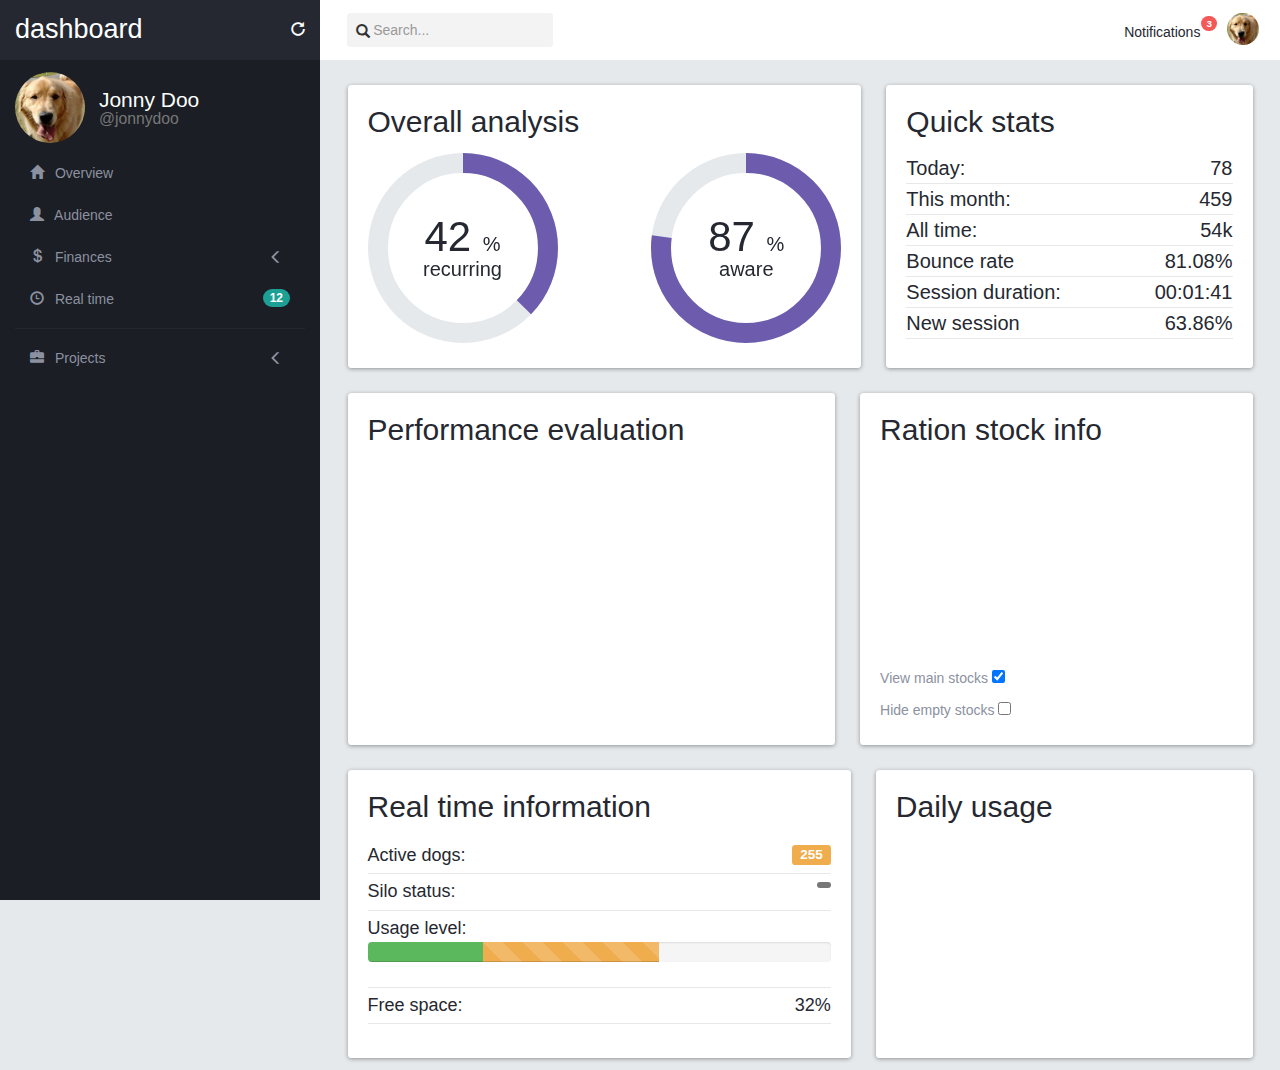
<file: index.html>
<!DOCTYPE html>
<html>
	<head>
		<meta charset="utf-8">
		<meta http-equiv="X-UA-Compatible" content="IE=edge">
		<meta name="viewport" content="width=device-width, initial-scale=1">
		<title>Dashboard</title>
		<link rel="stylesheet" href="./css/bootstrap.css">
		<link rel="stylesheet" href="./css/switchery.min.css">
		<link rel="stylesheet" href="./css/index.css">
		<!--[if lt IE 9]>
		<script src="https://oss.maxcdn.com/html5shiv/3.7.2/html5shiv.min.js">
		</script>
		<script src="https://oss.maxcdn.com/respond/1.4.2/respond.min.js">
		</script>
		<![endif]-->
	</head>
	<body>
		<div class="loading">
		</div>
		
		<nav class="navbar navbar-fixed-top">
			<div class="container-fluid">
				<div class="row">

					<div class="col-sm-3 top-left-menu">
						<div class="navbar-header">
							<a class="navbar-brand" href="index.html">
								<h1>dashboard</h1>
							</a>
							<button type="button" class="navbar-toggle collapsed" data-toggle="collapse" data-target="#nav-menu" aria-expanded="false">
								<span class="sr-only">Toggle navigation</span>
								<span class="icon-bar"></span>
								<span class="icon-bar"></span>
								<span class="icon-bar"></span>
							</button>
						</div>

						<a href="#" id="search-icon" data-toggle="tooltip" data-placement="bottom" data-delay="500" title="Display search bar" class="header-buttons pull-right visible-xs">
							<span class="glyphicon glyphicon-search" aria-hidden="true"></span>
						</a>

						<a href="#" data-toggle="tooltip" data-placement="bottom" data-delay="500" title="Refresh data" class="header-buttons pull right">
							<span class="glyphicon glyphicon-repeat" aria-hidden="true"></span>
						</a>
					</div>

					<form id="search" role="search" class="col-sm-3">
						<div class="input-group">
							<span class="glyphicon glyphicon-search" aria-hidden="true"></span>
							<input type="text" class="form-control transition" placeholder="Search...">
						</div>
					</form>

					<div id="nav-menu" class='collapse navbar-collapse'>
						<ul class="nav navbar-nav">
							<li>
								<div id="btn-notifications" class="btn-group">
									<span class='badge'>3</span>
									<button type="button" class="btn btn-link dropdown-toggle" data-toggle="dropdown" aria-haspopup="true" aria-expanded="false">
										Notifications
									</button>
									<ul id="notification-list" class="dropdown-menu pull-right">
                    <li>
                      <a href="#">
                        <span class="badge"></span>
                        <img src="imgs/laika.jpg" class="img-circle">
                        <div class="notification-message">
                          <strong>Laika</strong>
                          <p>Hey! How are you?</p>
                          <em class="since">2h ago</em>
                        </div>
                      </a>
                    </li>
                    <li>
                      <a href="#">
                        <span class="badge"></span>
                        <img src="imgs/cat.jpg" class="img-circle">
                        <div class="notification-message">
                          <strong>Devil cat</strong>
                          <p>I will never forgive you...</p>
                          <em class="since">6h ago</em>
                        </div>
                      </a>
                    </li>
                    <li>
                      <a href="#">
                        <span class="badge"></span>
                        <img src="imgs/doge.jpg" class="img-circle">
                        <div class="notification-message">
                          <strong>Doge</strong>
                          <p>What are you doing? So scare. It's alright now.</p>
                          <em class="since">yesterday</em>
                        </div>
                      </a>
                    </li>
                  </ul>
                </div>
							</li>

							<li class="visible-xs">
								<a href="#">Audience</a>
							</li>
							<li class="visible-xs">
								<a href="#">Finance</a>
							</li>
							<li class="visible-xs">
								<a href="#">Realtime</a>
							</li>
							<li class="visible-xs">
								<a href="#">Projects</a>
							</li>

							<li role="separator" class="divider visible-xs"></li>

							<li class="visible-xs">
								<a href="#">Profile</a>
							</li>
							<li class="visible-xs">
								<a href="setings.html">Setting</a>
							</li>
							<li class="visible-xs">
								<a href="#">Logout</a>
							</li>
						</ul>

									<div id="nav-profile" class="btn-group pull-right hidden-xs">
										<button type="button" class="btn btn-link dropdown-toggle thumbnail" data-toggle="dropdown" aria-hasopup="true" aria-expanded="false">
											<img src="./imgs/jon.png" class="img-circle">
										</button>
										<ul class="dropdown-menu">
											<li><a href="#">Profile</a></li>
											<li><a href="#">Setting</a></li>
											<li role="serarator" class="divider"><a href="#">divider"></a></li>
											<li><a href="#">Logout</a></li>
										</ul>
									</div>
								</div>
							</li>
						</ul>
					</div>
				</div>
			</div>
		</nav>

		<!-- Main Content -->

		<div class="container-fluid">
			<div class="row">

				<div id="side-menu" class="col-sm-3 hidden-xs" data-spy="affix" data-offset-top="0">
					<div class="profile-block">
						<img src="./imgs/jon.png" class="img-circle">
						<h4 class="profile-title">Jonny Doo <small>@jonnydoo</small></h4>
					</div>

					<ul class="nav nav-pills nav-stacked">
						<li>
							<a href="#" class="transition">
								<span class="glyphicon glyphicon-home" aria-hidden="true"></span>
								Overview
							</a>
						</li>
						<li>
							<a href="#" class="transition">
								<span class="glyphicon glyphicon-user" aria-hidden="true"></span>
								Audience
							</a>
						</li>
						<li>
							<a href="#finances-opts" class="transition" role="button" data-toggle="collapse" aria-expanded-"false" aria-controls="finances-opts">
								<span class="glyphicon glyphicon-usd" aria-hidden="true"></span>
								Finances
								<span class="glyphicon glyphicon-menu-left pull-right transition" aria-hidden="true"></span>
							</a>
							<ul class="collapse list-unstyled" id="finances-opts">
								<li>	
									<a href="#" class="transition">
										Incomes
									</a>
								</li>
								<li>
									<a href="#" class="transition">
										Outcomes
									</a>
								</li>
							</ul>
						</li>
						<li>
							<a href="#" class="transition">
								<span class="glyphicon glyphicon-time" aria-hidden="true"></span>
								Real time
								<span class="badge pull-right">12</span>
							</a>
						</li>
						<li class="nav-divider"></li>
						<li>
							<a href="#projects-opts" class="transition" role="button" data-toggle="collapse" aria-expanded="false" aria-controls="projects-opts">
								<span class="glyphicon glyphicon-briefcase" aria-hidden="true"></span>
								Projects
								<span class="glyphicon glyphicon-menu-left pull-right transition" aria-hiden="true"></span>
							</a>
							<ul class="collapse list-unstyled" id="projects-opts">
								<li>
									<a href="#" class="transition">
										Free ration nation
									</a>
								</li>
								<li>
									<a href="#" lass="transition">
										Cats going crazy
									</a>
								</li>
							</ul>
						</li>
					</ul>
				</div>

				<div id="main" class="col-sm-offset-3 col-sm-9">

					<div class="card" id="pie-charts">
						<div class="card-block">
							<h2>Overall analysis</h2>
							<div class="round-chart" data-percent="42">
								<span>
									42
									<small>
										% <br>
										recurring
									</small>
								</span>
							</div>
							<div class="round-chart" data-percent="87">
								<span>
									87
									<small>
										% <br>
										aware
									</small>
								</span>
							</div>
						</div>
					</div>

					<div class="card" id="quick-info">
						<div class="card-block">
							<h2>Quick stats</h2>
							<div class="quick-stats">
								<strong>Today:</strong>
								<span>78</span>
							</div>
							<div class="quick-stats">
								<strong>This month:</strong>
								<span>459</span>
							</div>
							<div class="quick-stats">
								<strong>All time:</strong>
								<span>54k</span>
							</div>
							<div class="quick-stats">
								<strong>Bounce rate</strong>
								<span>81.08%</span>
							</div>
							<div class="quick-stats">
								<strong>Session duration:</strong>
								<span>00:01:41</span>
							</div>
							<div class="quick-stats">
								<strong>New session</strong>
								<span>63.86%</span>
							</div>
						</div>
					</div>

					<div class="card" id="performance-eval">
						<div class="card-block">
							<h2>Performance evaluation</h2>
							<div class="spider-chart"></div>
						</div>
					</div>

					<div class="card" id="ration-stock">
						<div class="card-block">
							<h2>Ration stock info</h2>
							<div class="stacked-area" data-highcharts-chart="1"></div>
							<div class="switch">
								View main stocks
								<input type="checkbox" class="swithcery" checked />
								<div class="clearfix"></div>
							</div>
							<div class="switch">
								Hide empty stocks
								<input type="checkbox" class="swithcery" />
								<div class="clearfix"></div>
							</div>
						</div>
					</div>

					<div class="card" id="real-time">
						<div class="card-block">
							<h2>Real time information</h2>
							<ul class="list-unstyled">
								<li>
									Active dogs:
									<span class="label label-warning pull-right">255</span>
								</li>
								<li>
									Silo status:
									<span class="badge ok pull-right">
										<span clas="glyphicon glyphicon-ok" aria-hidden="true"></span>
									</span>
								</li>
								<li>
									Usage level:
									<div class="progress">
										<div class="progress-bar progress-bar-success" role="progressbar" aria-valuenow="25" aria-baluemin="0" aria-valuemax="100" style="width: 25%;">
											<span class="sr-only">25%</span>
										</div>
										<div class="progress-bar progress-bar-warning progress-bar-striped active" role="progressbar" aria-valuenow="38" aria-valuemin="0" aria-valuemax="100" style="width: 38%">
											<span class="sr-only">5% reserved</span>
										</div>
									</div>
								</li>
								<li>
									Free space:
									<span id="free-space" class="pull-right">
										32%
									</span>
								</li>
							</ul>
						</div>
					</div>

					<div class="card" id="daily-usage">
						<div class="card-block">
							<h2>Daily usage</h2>
							<div class="area-chart"></div>
						</div>
					</div>
					
				</div>	
			</div>
		</div>

		<script src="js/jquery-1.11.3.js"></script>
		<script src="js/bootstrap.js"></script>
		<script src="js/jquery.easypiechart.min.js"></script>
		<script src="https://code.highcharts.com/highcharts.js"></script>
		<script src="https://code.highcharts.com/highcharts-more.js"></script>
		<script src="./js/switchery.min.js"></script>
		<script src="js/main.js"></script>
	</body>
</html>
</file>
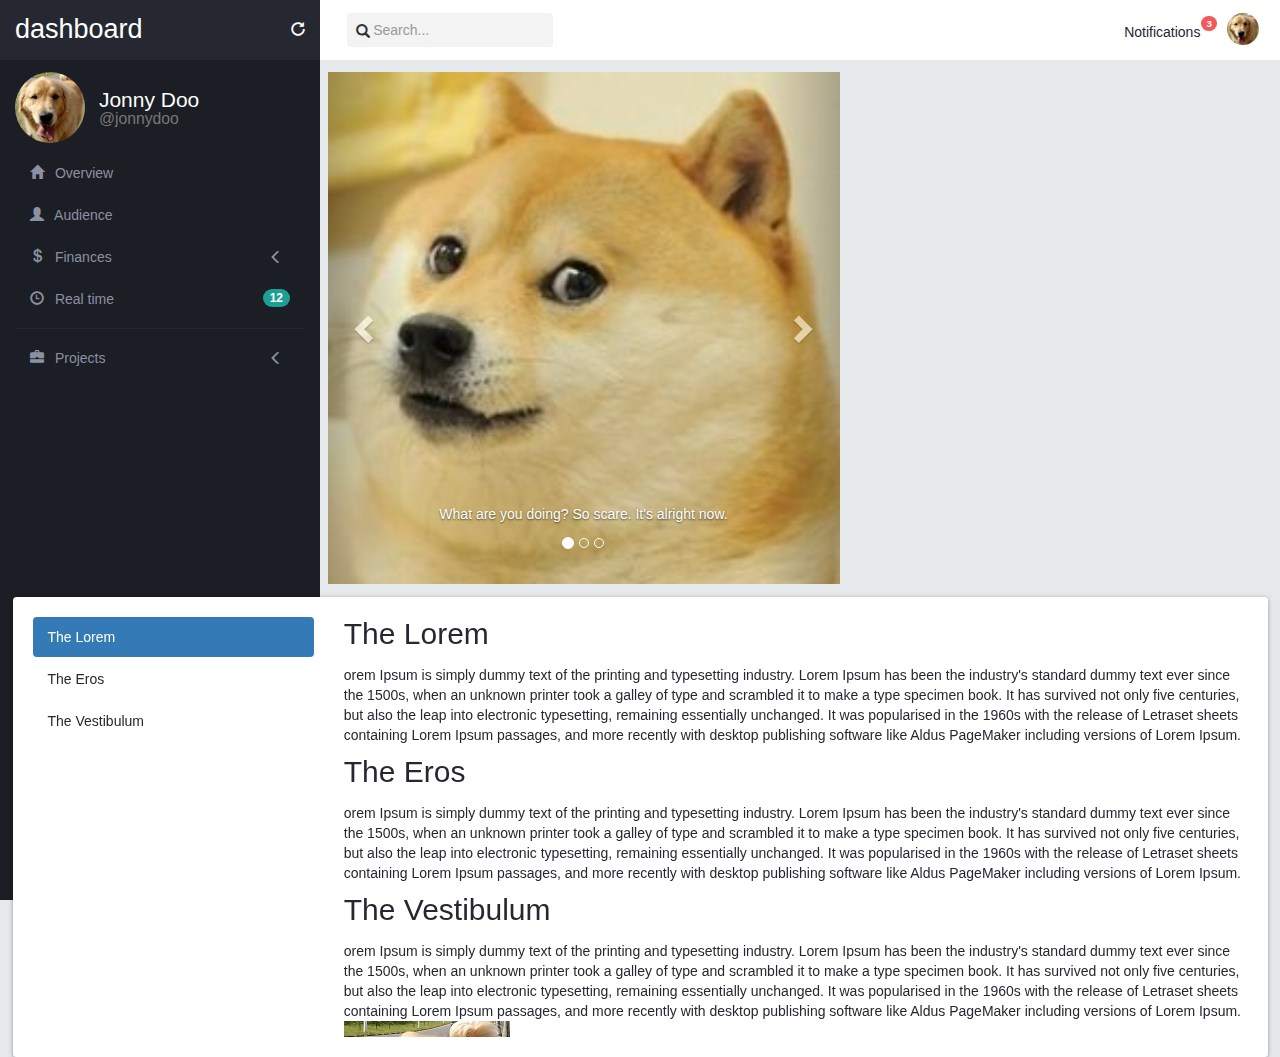
<file: audience.html>
<!DOCTYPE html>
<html>
	<head>
		<meta charset="utf-8">
		<meta http-equiv="X-UA-Compatible" content="IE=edge">
		<meta name="viewport" content="width=device-width, initial-scale=1">
		<title>Dashboard</title>
		<link rel="stylesheet" href="./css/bootstrap.css">
		<link rel="stylesheet" href="./css/switchery.min.css">
		<link rel="stylesheet" href="./css/index.css">
		<!--[if lt IE 9]>
		<script src="https://oss.maxcdn.com/html5shiv/3.7.2/html5shiv.min.js">
		</script>
		<script src="https://oss.maxcdn.com/respond/1.4.2/respond.min.js">
		</script>
		<![endif]-->
	</head>
	<body>
		<div class="loading">
		</div>
		
		<nav class="navbar navbar-fixed-top">
			<div class="container-fluid">
				<div class="row">

					<div class="col-sm-3 top-left-menu">
						<div class="navbar-header">
							<a class="navbar-brand" href="index.html">
								<h1>dashboard</h1>
							</a>
							<button type="button" class="navbar-toggle collapsed" data-toggle="collapse" data-target="#nav-menu" aria-expanded="false">
								<span class="sr-only">Toggle navigation</span>
								<span class="icon-bar"></span>
								<span class="icon-bar"></span>
								<span class="icon-bar"></span>
							</button>
						</div>

						<a href="#" id="search-icon" data-toggle="tooltip" data-placement="bottom" data-delay="500" title="Display search bar" class="header-buttons pull-right visible-xs">
							<span class="glyphicon glyphicon-search" aria-hidden="true"></span>
						</a>

						<a href="#" data-toggle="tooltip" data-placement="bottom" data-delay="500" title="Refresh data" class="header-buttons pull right">
							<span class="glyphicon glyphicon-repeat" aria-hidden="true"></span>
						</a>
					</div>

					<form id="search" role="search" class="col-sm-3">
						<div class="input-group">
							<span class="glyphicon glyphicon-search" aria-hidden="true"></span>
							<input type="text" class="form-control transition" placeholder="Search...">
						</div>
					</form>

					<div id="nav-menu" class='collapse navbar-collapse'>
						<ul class="nav navbar-nav">
							<li>
								<div id="btn-notifications" class="btn-group">
									<span class='badge'>3</span>
									<button type="button" class="btn btn-link dropdown-toggle" data-toggle="dropdown" aria-haspopup="true" aria-expanded="false">
										Notifications
									</button>
									<ul id="notification-list" class="dropdown-menu pull-right">
                    <li>
                      <a href="#">
                        <span class="badge"></span>
                        <img src="imgs/laika.jpg" class="img-circle">
                        <div class="notification-message">
                          <strong>Laika</strong>
                          <p>Hey! How are you?</p>
                          <em class="since">2h ago</em>
                        </div>
                      </a>
                    </li>
                    <li>
                      <a href="#">
                        <span class="badge"></span>
                        <img src="imgs/cat.jpg" class="img-circle">
                        <div class="notification-message">
                          <strong>Devil cat</strong>
                          <p>I will never forgive you...</p>
                          <em class="since">6h ago</em>
                        </div>
                      </a>
                    </li>
                    <li>
                      <a href="#">
                        <span class="badge"></span>
                        <img src="imgs/doge.jpg" class="img-circle">
                        <div class="notification-message">
                          <strong>Doge</strong>
                          <p>What are you doing? So scare. It's alright now.</p>
                          <em class="since">yesterday</em>
                        </div>
                      </a>
                    </li>
                  </ul>
                </div>
							</li>

							<li class="visible-xs">
								<a href="#">Audience</a>
							</li>
							<li class="visible-xs">
								<a href="#">Finance</a>
							</li>
							<li class="visible-xs">
								<a href="#">Realtime</a>
							</li>
							<li class="visible-xs">
								<a href="#">Projects</a>
							</li>

							<li role="separator" class="divider visible-xs"></li>

							<li class="visible-xs">
								<a href="#">Profile</a>
							</li>
							<li class="visible-xs">
								<a href="setings.html">Setting</a>
							</li>
							<li class="visible-xs">
								<a href="#">Logout</a>
							</li>
						</ul>

									<div id="nav-profile" class="btn-group pull-right hidden-xs">
										<button type="button" class="btn btn-link dropdown-toggle thumbnail" data-toggle="dropdown" aria-hasopup="true" aria-expanded="false">
											<img src="./imgs/jon.png" class="img-circle">
										</button>
										<ul class="dropdown-menu">
											<li><a href="#">Profile</a></li>
											<li><a href="#">Setting</a></li>
											<li role="serarator" class="divider"><a href="#">divider"></a></li>
											<li><a href="#">Logout</a></li>
										</ul>
									</div>
								</div>
							</li>
						</ul>
					</div>
				</div>
			</div>
		</nav>

		<!-- side menu -->
		<div id="side-menu" class="col-sm-3 hidden-xs" data-spy="affix" data-offset-top="0">
				  <div class="profile-block">
						<img src="./imgs/jon.png" class="img-circle">
						<h4 class="profile-title">Jonny Doo <small>@jonnydoo</small></h4>
					</div>

					<ul class="nav nav-pills nav-stacked">
						<li>
							<a href="#" class="transition">
								<span class="glyphicon glyphicon-home" aria-hidden="true"></span>
								Overview
							</a>
						</li>
						<li>
							<a href="#" class="transition">
								<span class="glyphicon glyphicon-user" aria-hidden="true"></span>
								Audience
							</a>
						</li>
						<li>
							<a href="#finances-opts" class="transition" role="button" data-toggle="collapse" aria-expanded-"false" aria-controls="finances-opts">
								<span class="glyphicon glyphicon-usd" aria-hidden="true"></span>
								Finances
								<span class="glyphicon glyphicon-menu-left pull-right transition" aria-hidden="true"></span>
							</a>
							<ul class="collapse list-unstyled" id="finances-opts">
								<li>	
									<a href="#" class="transition">
										Incomes
									</a>
								</li>
								<li>
									<a href="#" class="transition">
										Outcomes
									</a>
								</li>
							</ul>
						</li>
						<li>
							<a href="#" class="transition">
								<span class="glyphicon glyphicon-time" aria-hidden="true"></span>
								Real time
								<span class="badge pull-right">12</span>
							</a>
						</li>
						<li class="nav-divider"></li>
						<li>
							<a href="#projects-opts" class="transition" role="button" data-toggle="collapse" aria-expanded="false" aria-controls="projects-opts">
								<span class="glyphicon glyphicon-briefcase" aria-hidden="true"></span>
								Projects
								<span class="glyphicon glyphicon-menu-left pull-right transition" aria-hiden="true"></span>
							</a>
							<ul class="collapse list-unstyled" id="projects-opts">
								<li>
									<a href="#" class="transition">
										Free ration nation
									</a>
								</li>
								<li>
									<a href="#" lass="transition">
										Cats going crazy
									</a>
								</li>
							</ul>
						</li>
					</ul>
				</div>


		<!-- Main Content -->
		<div class="row">
		<div id="main" class="col-sm-offset-3 col-sm-9">
			<div id="carousel-notification" class="carousel slide" data-ride="carousel">
				<div class="carousel-inner" role="listbox">
					<div class="item active">
						<img src="imgs/doge.jpg" width="512">
						<div class="carousel-caption">
							<p>What are you doing? So scare. It's alright now.</p>
						</div>
					</div>
					<div class="item">
						<img src="imgs/cat.jpg" width="512">
						<div class="carousel-caption">
							<p>I will never forgive you...</p>
						</div>
					</div>
					<div class="item">
						<img src="imgs/laika.jpg" width="512">
						<div class="carousel-caption">
							<h1>Haika said:</h1>
							<p>Hey! How are you?</p>
						</div>
					</div>
				</div>
				
				<!-- Indicatos -->
				<ol class="carousel-indicators">
					<li data-target="#carousel-notification" data-slide-to="0" class="active"></li>
					<li data-target="#carousel-notification" data-slide-to="1"></li>
					<li data-target="#carousel-notification" data-slide-to="2"></li>
				</ol>

				<!-- Controls -->
				<a class="left carousel-control" href="#carousel-notification" role="button" data-slide="prev">
					<span class="glyphicon glyphicon-chevron-left" aria-hidden="true"></span>
					<span class="sr-only">Previous</span>
				</a>
				<a class="right carousel-control" href="#carousel-notification" role="button" data-slide="next">
					<span class="glyphicon glyphicon-chevron-right" aria-hidden="true"></span>
					<span class="sr-only">Next</span>
				</a>
			</div>
		</div>
	</div>

		<div class="card">
			<div class="card-block">
				<div class="row">
					<div id="content-spy" class="col-sm-3">
						<ul class="nav nav-pills nav-stacked">
							<li role="presentation" class="active">
								<a href="#lorem">The Lorem</a>
							</li>
							<li role="presentation">
								<a href="#eros">The Eros</a>
							</li>
							<li>
								<a href="#vestibulum">The Vestibulum</a>
							</li>
						</ul>
					</div>
					<div id="content" class="col-sm-9" data-spy="scroll" data-target="#content-spy">
						<div id="lorem">
							<h2>The Lorem</h2>
							<p>
								orem Ipsum is simply dummy text of the printing and typesetting industry. Lorem Ipsum has been the industry's standard dummy text ever since the 1500s, when an unknown printer took a galley of type and scrambled it to make a type specimen book. It has survived not only five centuries, but also the leap into electronic typesetting, remaining essentially unchanged. It was popularised in the 1960s with the release of Letraset sheets containing Lorem Ipsum passages, and more recently with desktop publishing software like Aldus PageMaker including versions of Lorem Ipsum.
							</p>
						</div>
						<div id="eros">
							<h2>The Eros</h2>
							<p>
								orem Ipsum is simply dummy text of the printing and typesetting industry. Lorem Ipsum has been the industry's standard dummy text ever since the 1500s, when an unknown printer took a galley of type and scrambled it to make a type specimen book. It has survived not only five centuries, but also the leap into electronic typesetting, remaining essentially unchanged. It was popularised in the 1960s with the release of Letraset sheets containing Lorem Ipsum passages, and more recently with desktop publishing software like Aldus PageMaker including versions of Lorem Ipsum.
							</p>
						</div>
						<div id="vestibulum">
							<h2>The Vestibulum</h2>
							<p>
								orem Ipsum is simply dummy text of the printing and typesetting industry. Lorem Ipsum has been the industry's standard dummy text ever since the 1500s, when an unknown printer took a galley of type and scrambled it to make a type specimen book. It has survived not only five centuries, but also the leap into electronic typesetting, remaining essentially unchanged. It was popularised in the 1960s with the release of Letraset sheets containing Lorem Ipsum passages, and more recently with desktop publishing software like Aldus PageMaker including versions of Lorem Ipsum.
								<img src="imgs/jon.png" class="img-responsive">
							</p>
						</div>
					</div>
				</div>
			</div>
		</div>

		<script src="js/jquery-1.11.3.js"></script>
		<script src="js/bootstrap.js"></script>
		<script src="js/jquery.easypiechart.min.js"></script>
		<script src="https://code.highcharts.com/highcharts.js"></script>
		<script src="https://code.highcharts.com/highcharts-more.js"></script>
		<script src="./js/switchery.min.js"></script>
		<script src="js/main.js"></script>
	</body>
</html>
</file>
<file: css/index.css>
/* general CSS rules */

.transition,
.transition:hover,
.transition:focus {
	-webkit-transition: all 150ms ease-in-out;
	-moz-transition: all 150ms ease-in-out;
	-ms-transition: all 150ms ease-in-out;
	-o-transition: all 150ms ease-in-out;
	transition: all 150ms ease-in-out;
}

html, body {
	position: relative;
	height: 100%;
	background-color: #e5e9ec;
}

.loading {
	position: fixed;
	z-index: 999;
	width: 100%;
	height: 100%;
	background-image: url('../imgs/loading.svg');
	background-repeat: no-repeat;
	background-attachment: fixed;
	background-position: center;
	background-color: #e5e9ec;
}

/* navbar */

nav.navbar-fixed-top {
	background-color: #FFF;
	border: none;
}

nav .top-left-menu {
	background-color: #252830;
	display: -webkit-flex;
	display: flex;
	align-items: center;
}

.navbar-brand {
	height: auto;
}

.navbar-brand h1 {
	margin: 0;
	font-size: 1.5em;
	font-weight: 300;
	color: #FFF;
}

nav .header-buttons {
	margin-left: auto;
	color: #FFF;
}

.navbar-toggle {
	border-color: #252830;
	background-color: #e5e9ec;
	margin-top: 13px;
}

.navbar-toggle .icon-bar {
	background-color: #252830;
}

/* navbar search */

nav form#search {
	padding: 0.9em;
}

nav form#search .input-group {
	display: flex;
	align-items: center;
}

nav form#search .input-group .form-control {
	border-radius: 0.25em;
	border: none;
	width: 70%;
	padding-left: 1.9em;
	background-color: #F3F3F3;
	box-shadow: none;
}

nav form#search .input-group .form-control:focus {
	width: 100%;
	box-shadow: none;
}

nav form#search .glyphicon-search {
	z-index: 99;
	left: 1.7em;
}

@media(max-width: 48em) {
	form#search {
		display: none;
	}
}

/* nav menu */
nav #nav-menu {
	padding: 0.4em;
	padding-right: 1em;
	float: right;
}

@media(max-width: 48em){
	nav #nav-menu {
		float: none;
	}

	#nav-menu #btn-notifications > .badge {
		right: inherit;
		left: 10rem;
	}

	#btn-notifications,
	#btn-notifications > button {
		width: 30%;
		text-align: left;
	}

	#notification-list {
		margin: 1.25rem;
		margin-left: 2rem;
		background-color: #e5e9ec;
	}

	#notification-list a {
		background-color: #FFF;
		opacity: 1;
	}
}

#nav-menu.navbar-collapse {
	max-height: 39rem;
}

#nav-menu .divider {
	height: 0.1rem;
	margin: 0.9rem 0;
	overflow: hidden;
	background-color: #e5e5e5;
}

/*nav menu and notifications*/
#nav-menu #btn-notifications > .badge {
	color: #FFF;
	background-color: #f35958;
	font-size: 0.7em;
	padding: 0.3rem 0.55rem 0.3rem 0.5rem;
	position: absolute;
	right: -0.4rem;
	top: 1rem;
	z-index: 99;
}

#btn-notifications .btn-link,
#nav-menu li a {
	padding-top: 1.5rem;
	color: #252830;
	font-weight: 500;
}

#btn-notifications .btn-link:hover {
	text-decoration: none;
}

#notification-list {
	max-height: 20em;
	overflow: auto;
}

#notification-list a {
	display: flex;
	opacity: 0.7;
	margin: 1.5rem;
	border-radius: 0.5rem;
	padding: 0.5rem 1.3rem;
	background-color: #EFEFEF;
	position: relative;
}

#notification-list a:hover {
	color: #262626;
	text-decoration: none;
	opacity: 1;
}

#notification-list img {
	display: inline-block;
	height: 35px;
	width: 35px;
	margin-right: 1em;
	margin-top: 1em;
}

#notification-list .notification-message {
	display: inline-block;
	white-space: normal;
	min-width: 25rem;
}

#notificaiton-list .badge:empty {
	display: inline-block;
	position: absolute;
	right: 0.5rem;
	top: 0.5rem;
	background-color: #f35958;
	height: 1.4rem;
}

#notifcation-list em.since {
	font-size: 0.7em;
	color: #646C82;
}

/*profile pitcture*/
#nav-profile {
	margin: 0.5em;
	margin-left: 1em;
}

#nav-profile button.thumbnail {
	margin: 0;
	padding: 0;
	border: 0;
}

#nav-profile img {
	max-height: 2.3em;
}

/* Side Menu */

#side-menu {
	background-color: #1b1e24;
	padding-top: 7.2rem;
	height: 100%;
	position: fixed;
}

#side-menu .profile-block > * {
	display: inline-block;
}

#side-menu .profile-block img {
	width: 70px;
}

#side-menu .profile-title {
	color: #FFF;
	margin-left: 1rem;
	font-size: 1.5em;
	vertical-align: middle;
}

#side-menu .profile-title small {
	display: block;
}

/* side menu list options */

#side-menu ul.nav {
	margin-top: 1rem;
}

#side-menu ul.nav a {
	color: #8b91a0;
}

#side-menu ul.nav a:hover,
#side-menu ul.nav a:focus {
	color: #FFF;
	background-color: inherit;
}

#side-menu ul.nav a .glyphicon {
	margin-right: 0.7rem;
}

#side-menu ul.nav a .glyphicon.pull-right {
	margin-top: 0.2rem;
}

#side-menu ul.nav a .badge {
	background-color: #1ca095;
}

#side-menu ul.nav .nav-divider {
	background-color: #252830;
}

#side-menu ul.nav ul {
	margin-left: 10%;
}

#side-menu ul.nav ul a {
	display: block;
	background-color: #2b303b;
	padding: 1rem;
	margin-bottom: 0.3rem;
	border-radius: 0.25em;
}

#side-menu ul.nav ul a:hover {
	text-decoration: none;
	background-color: #434857;
}

/* side menu turn arrow links for dropdown */
#side-menu ul.nav a:focus .glyphicon.pull-right {
	transform: rotate(-90deg);
}

#side-menu ul.nav a .glyphicon.pull-right {
	margin-top: 0.2rem;
	will-change: transform;
}

/* Main Content */

#main {
	padding-top: 7.2rem;
	display: flex;
	align-items: stretch;
	flex-flow: row wrap;
}

.card {
	position: relative;
	border-radius: 0.25em;
	box-shadow: 0 1px 4px 0 rgba(0,0,0, 0.37);
	background-color: #FFF;
	margin: 1.25rem;
	flex-grow: 5;
}

.card * {
	color: #252830;
}

.card-block {
	padding: 2rem;
}

.card-block h2 {
	margin: 0;
	margin-bottom: 1.5rem;
	color: #252830;
}

/* pie charts */ 

.round-chart {
	display: inline-block;
	position: relative;
}

.round-chart + .round-chart {
	float: right;
}

.round-chart span {
	font-size: 3em;
	font-weight: 100;
	line-height: 1.7rem;
	width: 12rem;
	height: 4.4rem;
	text-align: center;
	position: absolute;
	margin: auto;
	top: 0;
	bottom: 0;
	left: 0; 
	right: 0;
}

.round-chart span > small {
	font-size: 2rem;
	font-weight: 400;
}

@media(max-width: 48em) {
	.round-chart,
	.round-chart canvas {
		display: block;
		margin: auto;
	}

	.round-chart + .round-chart {
		margin-top: 2rem;
		float: none;
	}
}

/* quick info widget */

#quick-info .card-block {
	display: flex;
	flex-direction: column;
}

#quick-info .quick-stats {
	font-size: 2rem;
	line-height: 3rem;
	border-bottom: 0.1rem solid #e5e9eC;
}

#quick-info .quick-stats strong {
	font-weight: 300;
}

#quick-info .quick-stats span {
	font-weight: 300;
	float: right;
	color: #8b591a0;
}

/* rations widget */

#ration-stock .stacked-area {
	height: 200px;
}

#ration-stock .switch {
	font-weight: 300;
	color: #8b91a0;
	padding: 0.5rem 0;
}

#ration-stock .switchery {
	float: right;
}

/* real time widget */

#real-time li {
	font-size: 1.8rem;
	font-weight: 300;
	border-bottom: 0.1rem solid #e5e9ec;
	padding: 0.5rem 0;
}

#real-time .badge .ok {
	background-color: #1bc98e;
}

#real-time .badge span,
#real-time .label {
	color: #FFF;
}

#real-time .badge,
#real-time .label {
	margin-top: 0.25rem;
}

/* daily usage chart */

#daily-usage .area-chart {
	height: 200px;
}

/* audience */
#content {
	height: 30em;
	overflow: auto;
}
</file>
<file: css/switchery.min.css>
.switchery{background-color:#fff;border:1px solid #dfdfdf;border-radius:20px;cursor:pointer;display:inline-block;height:30px;position:relative;vertical-align:middle;width:50px;-moz-user-select:none;-khtml-user-select:none;-webkit-user-select:none;-ms-user-select:none;user-select:none;box-sizing:content-box;background-clip:content-box}.switchery>small{background:#fff;border-radius:100%;box-shadow:0 1px 3px rgba(0,0,0,0.4);height:30px;position:absolute;top:0;width:30px}.switchery-small{border-radius:20px;height:20px;width:33px}.switchery-small>small{height:20px;width:20px}.switchery-large{border-radius:40px;height:40px;width:66px}.switchery-large>small{height:40px;width:40px}
</file>
